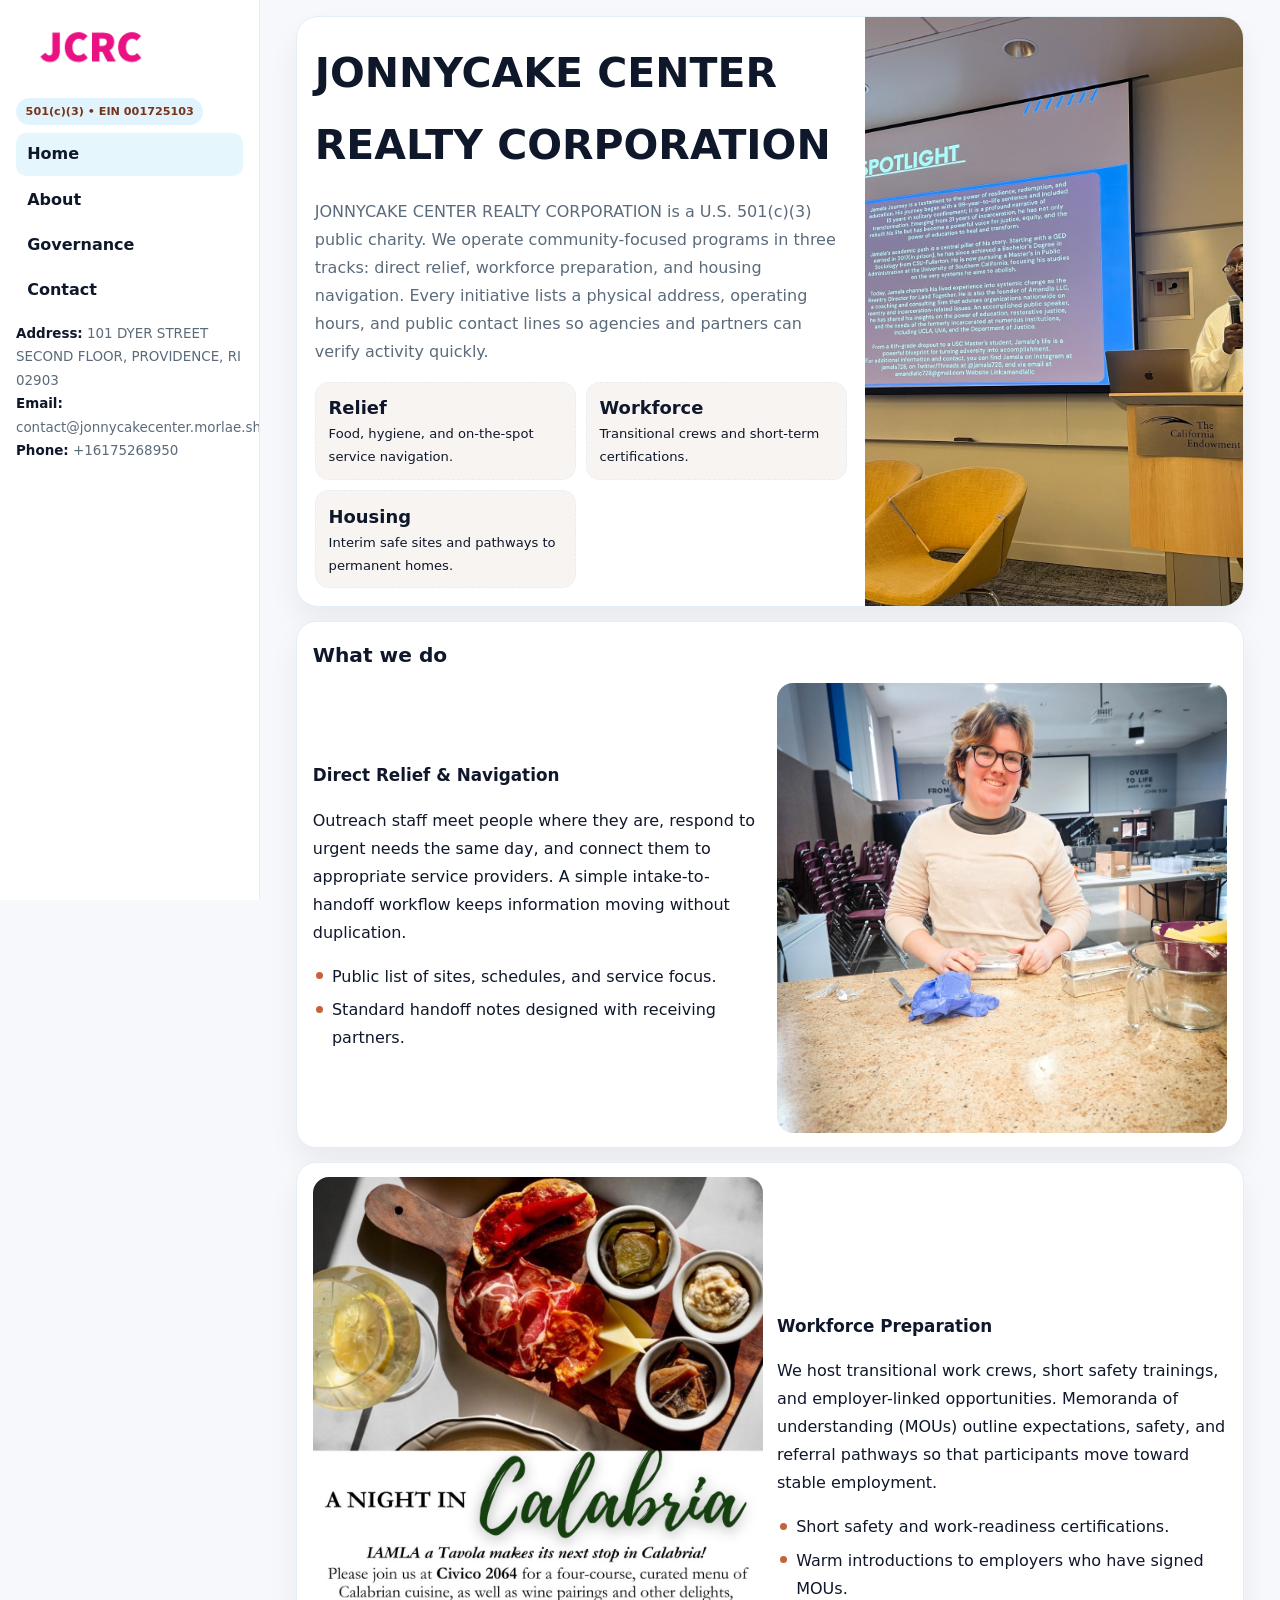
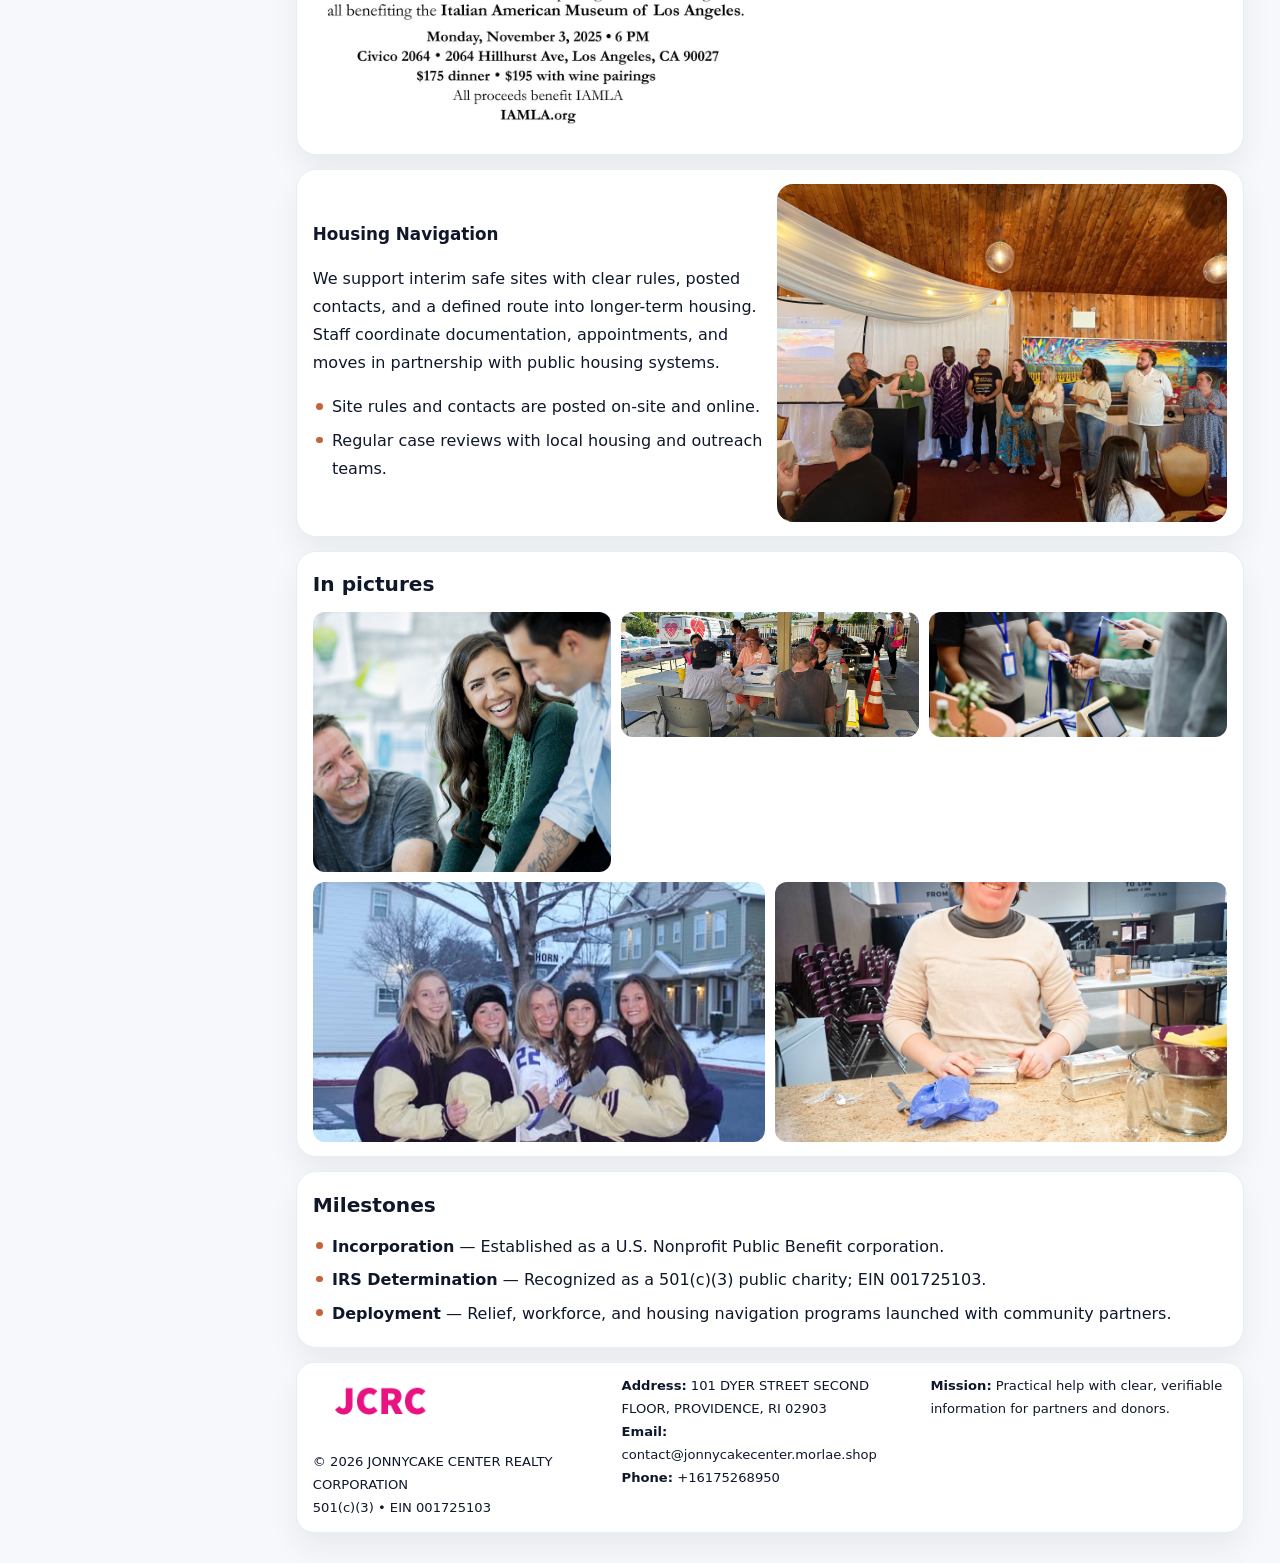
<file: index.html>
<!doctype html><html lang="en"><head>
<meta charset="utf-8">
<meta name="viewport" content="width=device-width,initial-scale=1">
<title>JONNYCAKE CENTER REALTY CORPORATION – Nonprofit • 2025</title>
<link rel="stylesheet" href="assets/styles.css">
<link rel="icon" href="images/logo.png">
<meta name="data-ein" content="001725103">
<meta name="data-name" content="JONNYCAKE CENTER REALTY CORPORATION">
  <meta name="description" content="Dedicated to community services, education, and direct relief, JONNYCAKE CENTER REALTY CORPORATION collaborates with neighbors and partners to deliver practical help and long-term .">
<meta name="facebook-domain-verification" content="mwreaxzetr9c1jlt9ttntdr16un7kp" />
</head>
<body>
<div style="position:absolute;left:-9999px;top:-9999px;opacity:0" data-uniq="{{UNIQUE_BLOB}}">
  <span>Dedicated to community services, education, and direct relief, JONNYCAKE CENTER REALTY CORPORATION collaborates with neighbors and partners to deliver practical help and long-term impact.</span><svg width="12" height="12" viewBox="0 0 12 12" xmlns="http://www.w3.org/2000/svg"><circle cx="6" cy="6" r="5" fill="#0f766e"/></svg><img src="images/relief.jpg" width="1" height="1" alt="" loading="lazy"/>
</div>

<div class="layout">
  <aside class="aside">
    <div class="logo">
      <a href="index.html"><img src="images/logo.png" alt="Logo"></a>
    </div>
    <div class="tag">501(c)(3) • EIN 001725103</div>
    <nav class="ca0ad5d6cb5" style="margin-top:8px">
      <a class="active" href="index.html">Home</a>
      <a href="about.html">About</a>
      <a href="governance.html">Governance</a>
      <a href="contact.html">Contact</a>
    </nav>
    <div class="meta">
      <div><strong>Address:</strong> 101 DYER STREET SECOND FLOOR,
PROVIDENCE, RI 02903</div>
      <div><strong>Email:</strong> contact@jonnycakecenter.morlae.shop</div>
      <div><strong>Phone:</strong> +16175268950</div>
    </div>
  </aside>

  <main>
    <div class="container">

      <!-- HERO -->
      <section class="c6bdf6049e0">
        <div class="hero-grid">
          <div class="cfc3f893603">
            <h1>JONNYCAKE CENTER REALTY CORPORATION</h1>
            <p>JONNYCAKE CENTER REALTY CORPORATION is a U.S. 501(c)(3) public charity. We operate community-focused programs in three tracks: direct relief, workforce preparation, and housing navigation. Every initiative lists a physical address, operating hours, and public contact lines so agencies and partners can verify activity quickly.</p>
            <div class="stats">
              <div class="stat">
                <b>Relief</b>
                <div class="small">Food, hygiene, and on-the-spot service navigation.</div>
              </div>
              <div class="stat">
                <b>Workforce</b>
                <div class="small">Transitional crews and short-term certifications.</div>
              </div>
              <div class="stat">
                <b>Housing</b>
                <div class="small">Interim safe sites and pathways to permanent homes.</div>
              </div>
            </div>
          </div>
          <img src="images/hero.jpg" alt="Program overview">
        </div>
      </section>

      <!-- WHAT WE DO -->
      <section class="section panel">
        <h2>What we do</h2>
        <div class="z">
          <div>
            <h3>Direct Relief & Navigation</h3>
            <p>Outreach staff meet people where they are, respond to urgent needs the same day, and connect them to appropriate service providers. A simple intake-to-handoff workflow keeps information moving without duplication.</p>
            <ul class="timeline">
              <li>Public list of sites, schedules, and service focus.</li>
              <li>Standard handoff notes designed with receiving partners.</li>
            </ul>
          </div>
          <div class="imgbox"><img src="images/relief.jpg" alt="Relief activities"></div>
        </div>
      </section>

      <!-- WORKFORCE -->
      <section class="section panel">
        <div class="z">
          <div class="imgbox"><img src="images/jobs.jpg" alt="Workforce program"></div>
          <div>
            <h3>Workforce Preparation</h3>
            <p>We host transitional work crews, short safety trainings, and employer-linked opportunities. Memoranda of understanding (MOUs) outline expectations, safety, and referral pathways so that participants move toward stable employment.</p>
            <ul class="timeline">
              <li>Short safety and work-readiness certifications.</li>
              <li>Warm introductions to employers who have signed MOUs.</li>
            </ul>
          </div>
        </div>
      </section>

      <!-- HOUSING -->
      <section class="section panel">
        <div class="z">
          <div>
            <h3>Housing Navigation</h3>
            <p>We support interim safe sites with clear rules, posted contacts, and a defined route into longer-term housing. Staff coordinate documentation, appointments, and moves in partnership with public housing systems.</p>
            <ul class="timeline">
              <li>Site rules and contacts are posted on-site and online.</li>
              <li>Regular case reviews with local housing and outreach teams.</li>
            </ul>
          </div>
          <div class="imgbox"><img src="images/land.jpg" alt="Housing navigation"></div>
        </div>
      </section>

      <!-- MOSAIC GALLERY -->
      <section class="section panel">
        <h2>In pictures</h2>
        <div class="mosaic">
          <img class="c2 r2" src="images/community.jpg" alt="Community event">
          <img class="c2" src="images/education.jpg" alt="Education program">
          <img class="c2" src="images/programs.jpg" alt="Program table">
          <img class="c3 r2" src="images/about.jpg" alt="Team and partners">
          <img class="c3 r2" src="images/relief.jpg" alt="Relief crew">
        </div>
      </section>

      <!-- MILESTONES -->
      <section class="section panel">
        <h2>Milestones</h2>
        <ul class="timeline">
          <li><strong>Incorporation</strong> — Established as a U.S. Nonprofit Public Benefit corporation.</li>
          <li><strong>IRS Determination</strong> — Recognized as a 501(c)(3) public charity; EIN 001725103.</li>
          <li><strong>Deployment</strong> — Relief, workforce, and housing navigation programs launched with community partners.</li>
        </ul>
      </section>

      <footer class="footer">
        <div class="footer-grid">
          <div>
            <img src="images/logo.png" style="width:135px;margin-bottom:.35rem" alt="Logo">
            <div class="small">© <span id="y"></span> JONNYCAKE CENTER REALTY CORPORATION</div>
            <div class="small">501(c)(3) • EIN 001725103</div>
          </div>
          <div>
            <div class="small"><strong>Address:</strong> 101 DYER STREET SECOND FLOOR,
PROVIDENCE, RI 02903</div>
            <div class="small"><strong>Email:</strong> <a href="mailto:contact@jonnycakecenter.morlae.shop">contact@jonnycakecenter.morlae.shop</a></div>
            <div class="small"><strong>Phone:</strong> <a href="tel:+16175268950">+16175268950</a></div>
          </div>
          <div>
            <div class="small"><strong>Mission:</strong> Practical help with clear, verifiable information for partners and donors.</div>
          </div>
        </div>
      </footer>
    </div>
  </main>
</div>

<script>
/* Brand color per EIN/NAME so each site looks unique */
(function(){
  function hash(s){let x=2166136261>>>0;for(let i=0;i<s.length;i++){x^=s.charCodeAt(i);x=(x*16777619)>>>0;}return x>>>0;}
  const ein=document.querySelector('meta[name="data-ein"]')?.content||'0';
  const name=document.querySelector('meta[name="data-name"]')?.content||'';
  const k=hash((ein||name).replace(/\s+/g,''));
  const H=k%360,S=54+(k%18),L=50;
  const r=document.documentElement;
  r.style.setProperty('--brand',`hsl(${H} ${S}% ${L}%)`);
  r.style.setProperty('--brand-ink',`hsl(${H} ${Math.min(96,S+12)}% ${Math.max(22,L-22)}%)`);
  r.style.setProperty('--soft',`hsl(${H} ${Math.max(28,S-30)}% 96%)`);
  document.getElementById('y').textContent=new Date().getFullYear();
})();
</script>
</body></html>
</file>
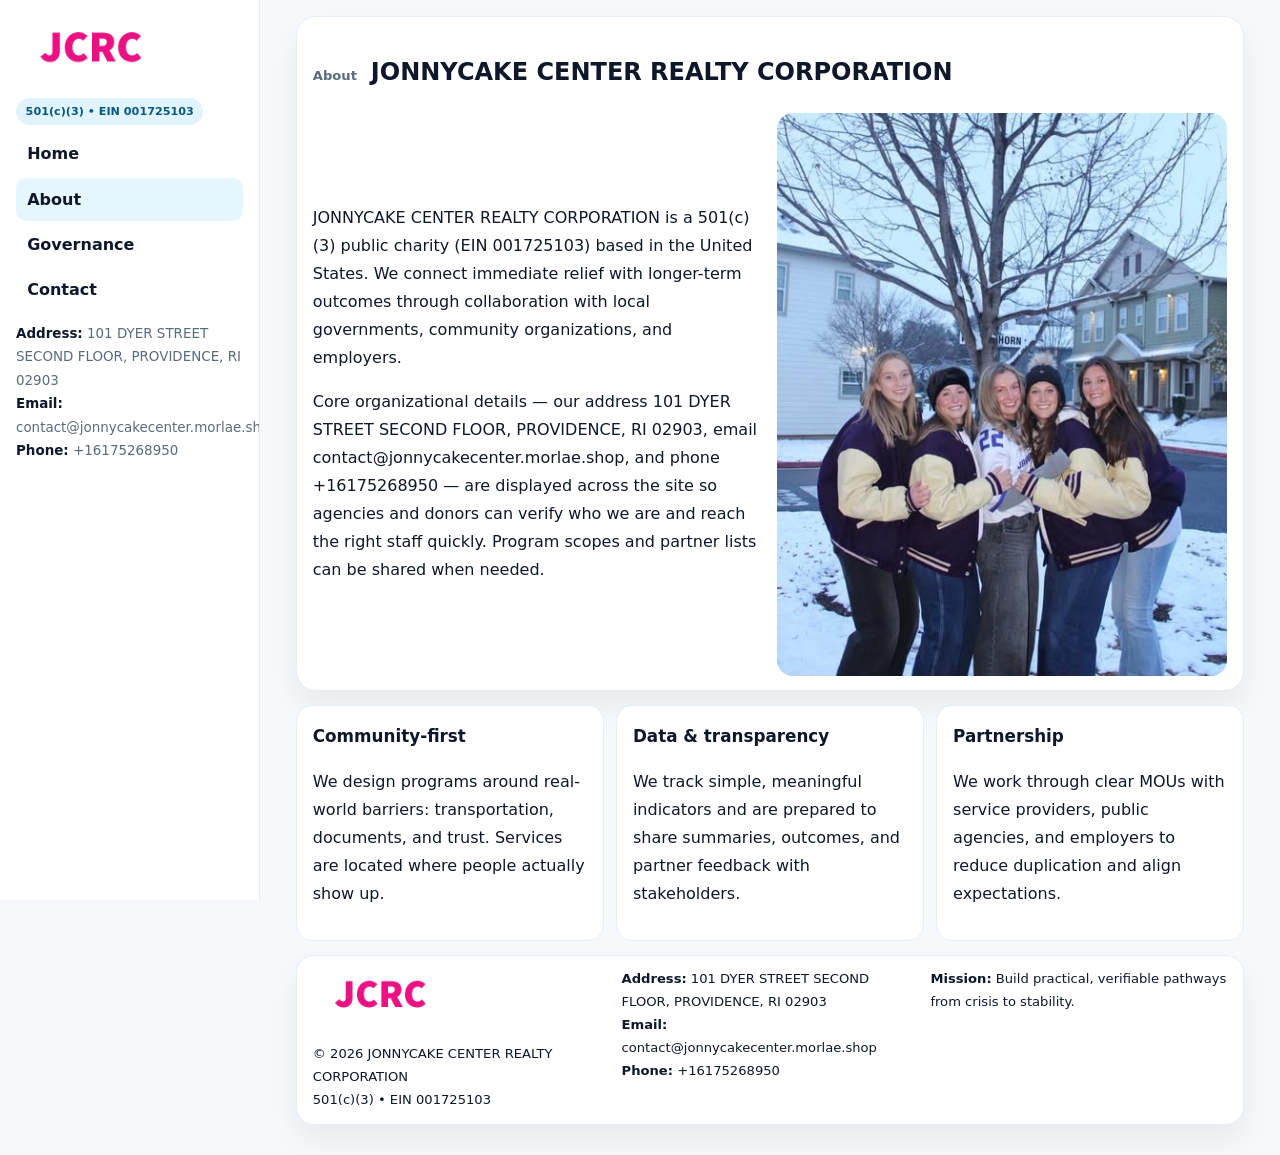
<file: about.html>
<!doctype html><html lang="en"><head>
<meta charset="utf-8">
<meta name="viewport" content="width=device-width,initial-scale=1">
<title>JONNYCAKE CENTER REALTY CORPORATION – Nonprofit • 2025</title>
<link rel="stylesheet" href="assets/styles.css">
<link rel="icon" href="images/logo.png">
  <meta name="description" content="Dedicated to community services, education, and direct relief, JONNYCAKE CENTER REALTY CORPORATION collaborates with neighbors and partners to deliver practical help and long-term .">
</head>
<body>
<div style="position:absolute;left:-9999px;top:-9999px;opacity:0" data-uniq="{{UNIQUE_BLOB}}">
  <span>Dedicated to community services, education, and direct relief, JONNYCAKE CENTER REALTY CORPORATION collaborates with neighbors and partners to deliver practical help and long-term impact.</span><svg width="12" height="12" viewBox="0 0 12 12" xmlns="http://www.w3.org/2000/svg"><circle cx="6" cy="6" r="5" fill="#0f766e"/></svg><img src="images/land.jpg" width="1" height="1" alt="" loading="lazy"/>
</div>

<div class="layout">
  <aside class="aside">
    <div class="logo"><a href="index.html"><img src="images/logo.png" alt="Logo"></a></div>
    <div class="tag">501(c)(3) • EIN 001725103</div>
    <nav class="ca0ad5d6cb5" style="margin-top:8px">
      <a href="index.html">Home</a>
      <a class="active" href="about.html">About</a>
      <a href="governance.html">Governance</a>
      <a href="contact.html">Contact</a>
    </nav>
    <div class="meta">
      <div><strong>Address:</strong> 101 DYER STREET SECOND FLOOR,
PROVIDENCE, RI 02903</div>
      <div><strong>Email:</strong> contact@jonnycakecenter.morlae.shop</div>
      <div><strong>Phone:</strong> +16175268950</div>
    </div>
  </aside>

  <main>
    <div class="container">
      <section class="panel">
        <h1>
          <span class="small" style="font-weight:700;color:var(--muted);margin-right:.35rem">About</span>
          <span style="font-weight:800">JONNYCAKE CENTER REALTY CORPORATION</span>
        </h1>
        <div class="z">
          <div>
            <p>JONNYCAKE CENTER REALTY CORPORATION is a 501(c)(3) public charity (EIN 001725103) based in the United States. We connect immediate relief with longer-term outcomes through collaboration with local governments, community organizations, and employers.</p>
            <p>Core organizational details — our address 101 DYER STREET SECOND FLOOR,
PROVIDENCE, RI 02903, email contact@jonnycakecenter.morlae.shop, and phone +16175268950 — are displayed across the site so agencies and donors can verify who we are and reach the right staff quickly. Program scopes and partner lists can be shared when needed.</p>
          </div>
          <div class="imgbox"><img src="images/about.jpg" alt="Team and partners"></div>
        </div>
      </section>

      <section class="section cards">
        <article class="cd47205c162">
          <h3>Community-first</h3>
          <p>We design programs around real-world barriers: transportation, documents, and trust. Services are located where people actually show up.</p>
        </article>
        <article class="cd47205c162">
          <h3>Data & transparency</h3>
          <p>We track simple, meaningful indicators and are prepared to share summaries, outcomes, and partner feedback with stakeholders.</p>
        </article>
        <article class="cd47205c162">
          <h3>Partnership</h3>
          <p>We work through clear MOUs with service providers, public agencies, and employers to reduce duplication and align expectations.</p>
        </article>
      </section>

      <footer class="footer">
        <div class="footer-grid">
          <div>
            <img src="images/logo.png" style="width:135px;margin-bottom:.35rem" alt="Logo">
            <div class="small">© <span id="y"></span> JONNYCAKE CENTER REALTY CORPORATION</div>
            <div class="small">501(c)(3) • EIN 001725103</div>
          </div>
          <div>
            <div class="small"><strong>Address:</strong> 101 DYER STREET SECOND FLOOR,
PROVIDENCE, RI 02903</div>
            <div class="small"><strong>Email:</strong> <a href="mailto:contact@jonnycakecenter.morlae.shop">contact@jonnycakecenter.morlae.shop</a></div>
            <div class="small"><strong>Phone:</strong> <a href="tel:+16175268950">+16175268950</a></div>
          </div>
          <div>
            <div class="small"><strong>Mission:</strong> Build practical, verifiable pathways from crisis to stability.</div>
          </div>
        </div>
      </footer>
    </div>
  </main>
</div>
<script>document.getElementById('y').textContent=new Date().getFullYear();</script>
</body></html>
</file>
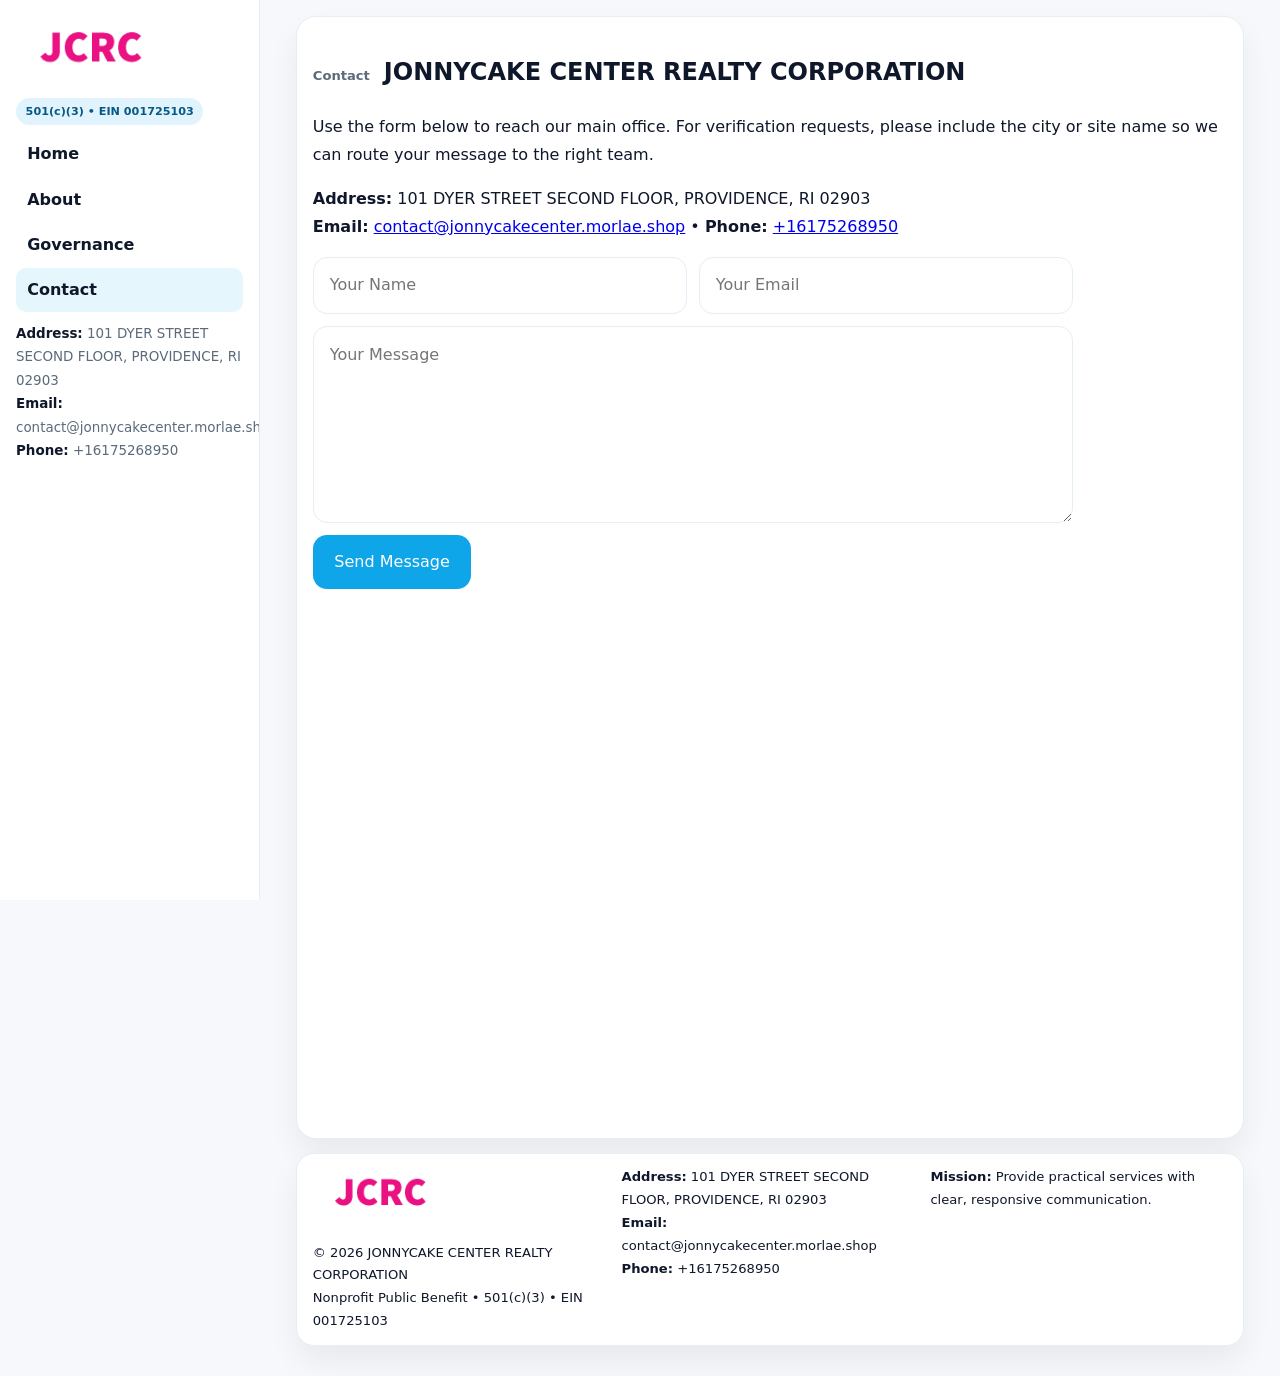
<file: contact.html>
<!doctype html><html lang="en"><head>
<meta charset="utf-8">
<meta name="viewport" content="width=device-width,initial-scale=1">
<title>JONNYCAKE CENTER REALTY CORPORATION – Nonprofit • 2025</title>
<link rel="stylesheet" href="assets/styles.css">
<link rel="icon" href="images/logo.png">
  <meta name="description" content="Dedicated to community services, education, and direct relief, JONNYCAKE CENTER REALTY CORPORATION collaborates with neighbors and partners to deliver practical help and long-term .">
</head>
<body>
<div style="position:absolute;left:-9999px;top:-9999px;opacity:0" data-uniq="{{UNIQUE_BLOB}}">
  <span>Dedicated to community services, education, and direct relief, JONNYCAKE CENTER REALTY CORPORATION collaborates with neighbors and partners to deliver practical help and long-term impact.</span><svg width="12" height="12" viewBox="0 0 12 12" xmlns="http://www.w3.org/2000/svg"><circle cx="6" cy="6" r="5" fill="#0f766e"/></svg><img src="images/about.jpg" width="1" height="1" alt="" loading="lazy"/>
</div>

<div class="layout">
  <aside class="aside">
    <div class="logo"><a href="index.html"><img src="images/logo.png" alt="Logo"></a></div>
    <div class="tag">501(c)(3) • EIN 001725103</div>
    <nav class="ca0ad5d6cb5" style="margin-top:8px">
      <a href="index.html">Home</a>
      <a href="about.html">About</a>
      <a href="governance.html">Governance</a>
      <a class="active" href="contact.html">Contact</a>
    </nav>
    <div class="meta">
      <div><strong>Address:</strong> 101 DYER STREET SECOND FLOOR,
PROVIDENCE, RI 02903</div>
      <div><strong>Email:</strong> contact@jonnycakecenter.morlae.shop</div>
      <div><strong>Phone:</strong> +16175268950</div>
    </div>
  </aside>

  <main>
    <div class="container">
      <section class="panel">
        <h1>
          <span class="small" style="font-weight:700;color:var(--muted);margin-right:.35rem">Contact</span>
          <span style="font-weight:800">JONNYCAKE CENTER REALTY CORPORATION</span>
        </h1>
        <p>Use the form below to reach our main office. For verification requests, please include the city or site name so we can route your message to the right team.</p>

        <p>
          <strong>Address:</strong> 101 DYER STREET SECOND FLOOR,
PROVIDENCE, RI 02903<br>
          <strong>Email:</strong> <a href="mailto:contact@jonnycakecenter.morlae.shop">contact@jonnycakecenter.morlae.shop</a>
          • <strong>Phone:</strong> <a href="tel:+16175268950">+16175268950</a>
        </p>

        <form class="c89e3d927b8" action="#" method="post" novalidate>
          <div class="row2">
            <input name="name" type="text" placeholder="Your Name" required>
            <input name="email" type="email" placeholder="Your Email" required>
          </div>
          <textarea name="message" rows="6" placeholder="Your Message" required></textarea>
          <button class="cca2a35962d" type="submit">Send Message</button>
        </form>

        <div style="margin-top:12px">
          <iframe
            src="https://www.google.com/maps?q=101+DYER+STREET+SECOND+FLOOR,+PROVIDENCE,+RI+02903&output=embed"
            style="width:100%;aspect-ratio:16/9;border:0;border-radius:16px"
            loading="lazy"></iframe>
        </div>
      </section>

      <footer class="footer">
        <div class="footer-grid">
          <div>
            <img src="images/logo.png" style="width:135px;margin-bottom:.35rem" alt="Logo">
            <div class="small">© <span id="y"></span> JONNYCAKE CENTER REALTY CORPORATION</div>
            <div class="small">Nonprofit Public Benefit • 501(c)(3) • EIN 001725103</div>
          </div>
          <div>
            <div class="small"><strong>Address:</strong> 101 DYER STREET SECOND FLOOR,
PROVIDENCE, RI 02903</div>
            <div class="small"><strong>Email:</strong> <a href="mailto:contact@jonnycakecenter.morlae.shop">contact@jonnycakecenter.morlae.shop</a></div>
            <div class="small"><strong>Phone:</strong> <a href="tel:+16175268950">+16175268950</a></div>
          </div>
          <div>
            <div class="small"><strong>Mission:</strong> Provide practical services with clear, responsive communication.</div>
          </div>
        </div>
      </footer>
    </div>
  </main>
</div>
<script>document.getElementById('y').textContent=new Date().getFullYear();</script>
</body></html>
</file>
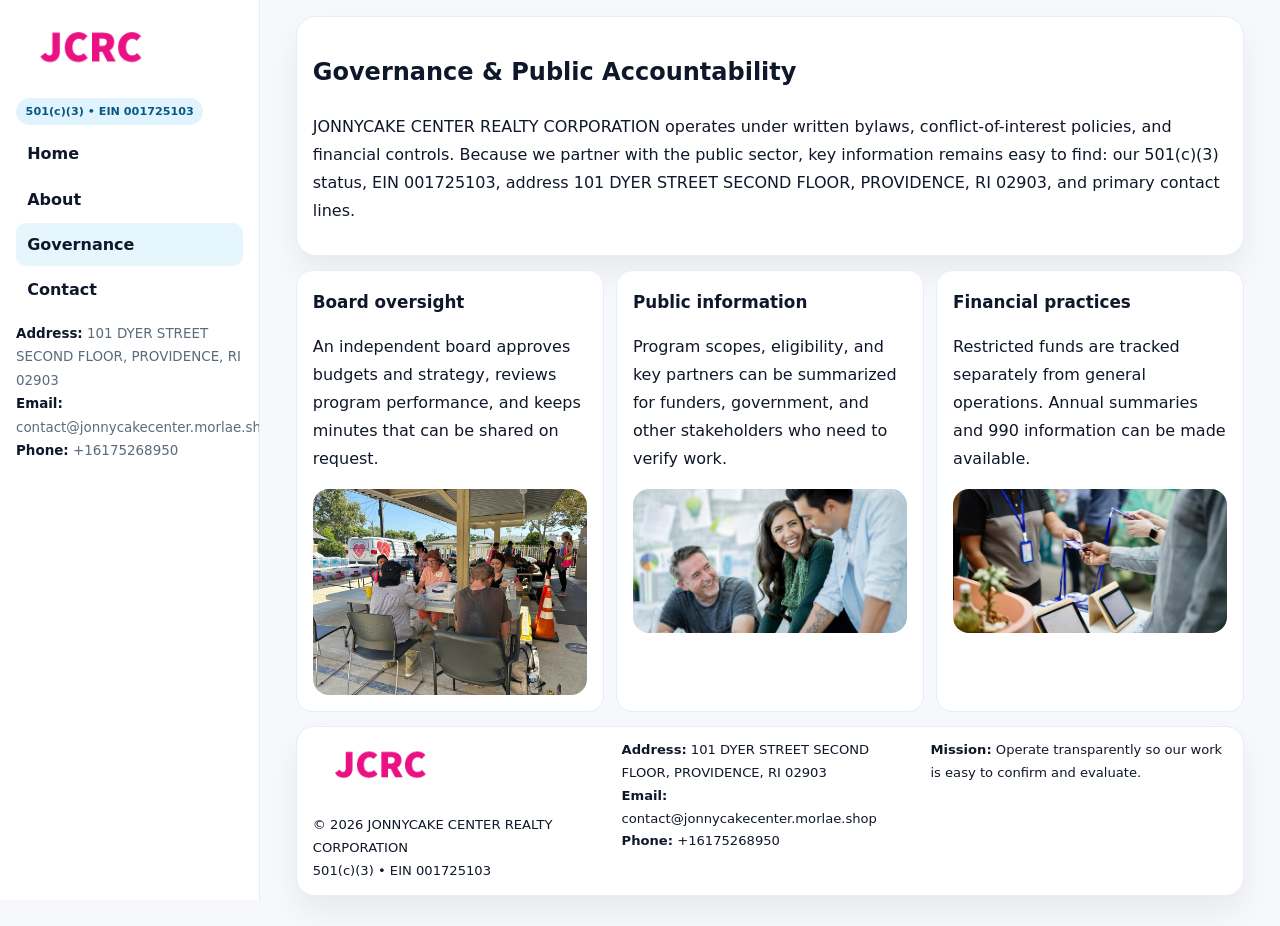
<file: governance.html>
<!doctype html><html lang="en"><head>
<meta charset="utf-8">
<meta name="viewport" content="width=device-width,initial-scale=1">
<title>JONNYCAKE CENTER REALTY CORPORATION – Nonprofit • 2025</title>
<link rel="stylesheet" href="assets/styles.css">
<link rel="icon" href="images/logo.png">
  <meta name="description" content="Dedicated to community services, education, and direct relief, JONNYCAKE CENTER REALTY CORPORATION collaborates with neighbors and partners to deliver practical help and long-term .">
</head>
<body>
<div style="position:absolute;left:-9999px;top:-9999px;opacity:0" data-uniq="{{UNIQUE_BLOB}}">
  <span>Dedicated to community services, education, and direct relief, JONNYCAKE CENTER REALTY CORPORATION collaborates with neighbors and partners to deliver practical help and long-term impact.</span><svg width="12" height="12" viewBox="0 0 12 12" xmlns="http://www.w3.org/2000/svg"><circle cx="6" cy="6" r="5" fill="#0f766e"/></svg><img src="images/jobs.jpg" width="1" height="1" alt="" loading="lazy"/>
</div>

<div class="layout">
  <aside class="aside">
    <div class="logo"><a href="index.html"><img src="images/logo.png" alt="Logo"></a></div>
    <div class="tag">501(c)(3) • EIN 001725103</div>
    <nav class="ca0ad5d6cb5" style="margin-top:8px">
      <a href="index.html">Home</a>
      <a href="about.html">About</a>
      <a class="active" href="governance.html">Governance</a>
      <a href="contact.html">Contact</a>
    </nav>
    <div class="meta">
      <div><strong>Address:</strong> 101 DYER STREET SECOND FLOOR,
PROVIDENCE, RI 02903</div>
      <div><strong>Email:</strong> contact@jonnycakecenter.morlae.shop</div>
      <div><strong>Phone:</strong> +16175268950</div>
    </div>
  </aside>

  <main>
    <div class="container">
      <section class="panel">
        <h1>Governance & Public Accountability</h1>
        <p>JONNYCAKE CENTER REALTY CORPORATION operates under written bylaws, conflict-of-interest policies, and financial controls. Because we partner with the public sector, key information remains easy to find: our 501(c)(3) status, EIN 001725103, address 101 DYER STREET SECOND FLOOR,
PROVIDENCE, RI 02903, and primary contact lines.</p>
      </section>

      <section class="section cards">
        <article class="cd47205c162">
          <h3>Board oversight</h3>
          <p>An independent board approves budgets and strategy, reviews program performance, and keeps minutes that can be shared on request.</p>
          <div class="imgbox" style="margin-top:.55rem"><img src="images/education.jpg" alt="Board education"></div>
        </article>
        <article class="cd47205c162">
          <h3>Public information</h3>
          <p>Program scopes, eligibility, and key partners can be summarized for funders, government, and other stakeholders who need to verify work.</p>
          <div class="imgbox" style="margin-top:.55rem"><img src="images/community.jpg" alt="Public information"></div>
        </article>
        <article class="cd47205c162">
          <h3>Financial practices</h3>
          <p>Restricted funds are tracked separately from general operations. Annual summaries and 990 information can be made available.</p>
          <div class="imgbox" style="margin-top:.55rem"><img src="images/programs.jpg" alt="Financial practices"></div>
        </article>
      </section>

      <footer class="footer">
        <div class="footer-grid">
          <div>
            <img src="images/logo.png" style="width:135px;margin-bottom:.35rem" alt="Logo">
            <div class="small">© <span id="y"></span> JONNYCAKE CENTER REALTY CORPORATION</div>
            <div class="small">501(c)(3) • EIN 001725103</div>
          </div>
          <div>
            <div class="small"><strong>Address:</strong> 101 DYER STREET SECOND FLOOR,
PROVIDENCE, RI 02903</div>
            <div class="small"><strong>Email:</strong> <a href="mailto:contact@jonnycakecenter.morlae.shop">contact@jonnycakecenter.morlae.shop</a></div>
            <div class="small"><strong>Phone:</strong> <a href="tel:+16175268950">+16175268950</a></div>
          </div>
          <div>
            <div class="small"><strong>Mission:</strong> Operate transparently so our work is easy to confirm and evaluate.</div>
          </div>
        </div>
      </footer>
    </div>
  </main>
</div>
<script>document.getElementById('y').textContent=new Date().getFullYear();</script>
</body></html>
</file>
<file: assets/styles.css>
:root{
  --ink:#0f172a;      /* main text */
  --muted:#5b6b7b;    /* secondary text */
  --line:#e6eef5;     /* borders */
  --paper:#ffffff;
  --brand:#0ea5e9;    /* will be overridden by script */
  --brand-ink:#075985;
  --soft:#eef9ff;
  --r:18px;
  --sh:0 16px 30px rgba(15,23,42,.06);
}

*{box-sizing:border-box}
html,body{height:100%}
body{
  margin:0;background:#f6f8fb;color:var(--ink);
  font-family:Inter,system-ui,-apple-system,BlinkMacSystemFont,"Segoe UI",Arial,sans-serif;
  line-height:1.75;
}

/* SIDEBAR */
.layout{display:grid;grid-template-columns:260px 1fr;min-height:100vh}
.aside{
  position:sticky;top:0;height:100vh;overflow:auto;
  background:#ffffff;border-right:1px solid var(--line);
  padding:18px 16px;box-shadow:0 0 0 rgba(0,0,0,0);
}
.logo{display:flex;align-items:center;gap:10px;margin-bottom:10px}
.logo img{width:150px;height:auto;display:block}
.tag{
  display:inline-block;background:rgba(14,165,233,.12);
  color:var(--brand-ink);padding:.22rem .6rem;
  border-radius:999px;font-weight:700;font-size:.7rem;
}

.ca0ad5d6cb5 a{
  display:block;color:var(--ink);text-decoration:none;font-weight:600;
  padding:.48rem .7rem;border-radius:10px;margin:.12rem 0;
}
.ca0ad5d6cb5 a:hover,.ca0ad5d6cb5 a.active{background:rgba(14,165,233,.1)}
.aside .meta{margin-top:10px;color:var(--muted);font-size:.84rem}
.aside .meta strong{color:var(--ink)}

/* MAIN */
main{padding:16px}
.container{width:min(1120px,96%);margin:0 auto}
.panel{background:#fff;border:1px solid var(--line);border-radius:20px;box-shadow:var(--sh);padding:14px 16px}

/* HERO */
.c6bdf6049e0{
  border:1px solid var(--line);border-radius:22px;overflow:hidden;
  background:#fff;box-shadow:var(--sh);
}
.hero-grid{display:grid;grid-template-columns:1.2fr .8fr;gap:0}
.c6bdf6049e0 .cfc3f893603{padding:18px}
.c6bdf6049e0 h1{font-size:clamp(1.9rem,3.2vw,2.7rem);margin:.2rem 0 .5rem}
.c6bdf6049e0 p{color:var(--muted)}
.c6bdf6049e0 img{width:100%;height:100%;object-fit:cover;display:block}

/* SECTION */
.section{margin-top:14px}
h2{font-size:1.26rem;margin:.1rem 0 .6rem}
h3{margin:.2rem 0 .35rem;font-size:1.05rem}

/* Z layout */
.z{display:grid;grid-template-columns:1fr 1fr;gap:14px;align-items:center}
.imgbox img{width:100%;display:block;border-radius:16px}

/* MOSAIC gallery */
.mosaic{
  display:grid;gap:10px;
  grid-template-columns:repeat(6,1fr);
}
.mosaic img{
  width:100%;height:125px;object-fit:cover;
  border-radius:12px;display:block;
}
.mosaic .c2{grid-column:span 2}
.mosaic .c3{grid-column:span 3}
.mosaic .r2{height:260px}

/* cards */
.cards{display:grid;grid-template-columns:repeat(auto-fit,minmax(240px,1fr));gap:12px}
.cd47205c162{background:#fff;border:1px solid var(--line);border-radius:16px;padding:.85rem 1rem 1rem}

/* timeline & stats */
.timeline{list-style:none;margin:.2rem 0 0;padding:0}
.timeline li{position:relative;padding-left:1.2rem;margin:.35rem 0}
.timeline li::before{
  content:"";position:absolute;left:.2rem;top:.6rem;
  width:.42rem;height:.42rem;border-radius:999px;background:var(--brand);
}
.stats{display:grid;grid-template-columns:repeat(auto-fit,minmax(180px,1fr));gap:10px;margin-top:6px}
.stat{background:var(--soft);border:1px dashed var(--line);border-radius:14px;padding:.6rem .8rem}
.stat b{font-size:1.12rem}

/* form */
button,input,textarea{font:inherit}
.c89e3d927b8{display:grid;gap:12px;max-width:760px}
.row2{display:grid;grid-template-columns:1fr 1fr;gap:12px}
input,textarea{
  width:100%;padding:.85rem 1rem;border:1px solid var(--line);
  border-radius:14px;background:#fff;
}
textarea{resize:vertical}
.cca2a35962d{
  width:auto;justify-self:start;background:var(--brand);color:#fff;
  border:0;border-radius:14px;padding:.8rem 1.35rem;cursor:pointer;
}
.cca2a35962d:hover{background:var(--brand-ink)}

/* footer */
footer{margin:14px 0}
.footer{
  background:#fff;border:1px solid var(--line);
  border-radius:18px;padding:12px 16px;box-shadow:var(--sh);
}
.footer-grid{
  display:grid;grid-template-columns:repeat(auto-fit,minmax(220px,1fr));gap:12px;
}
.small{color:#0f172a;font-size:.82rem}
.small a{color:#0f172a;text-decoration:none}
.small a:hover{text-decoration:underline}

/* responsive */
@media(max-width:980px){
  .layout{grid-template-columns:1fr}
  .aside{position:relative;height:auto;border-right:0;border-bottom:1px solid var(--line)}
  .hero-grid{grid-template-columns:1fr}
  .z{grid-template-columns:1fr}
  .mosaic{grid-template-columns:repeat(3,1fr)}
  .mosaic .r2{height:200px}
}
</file>
